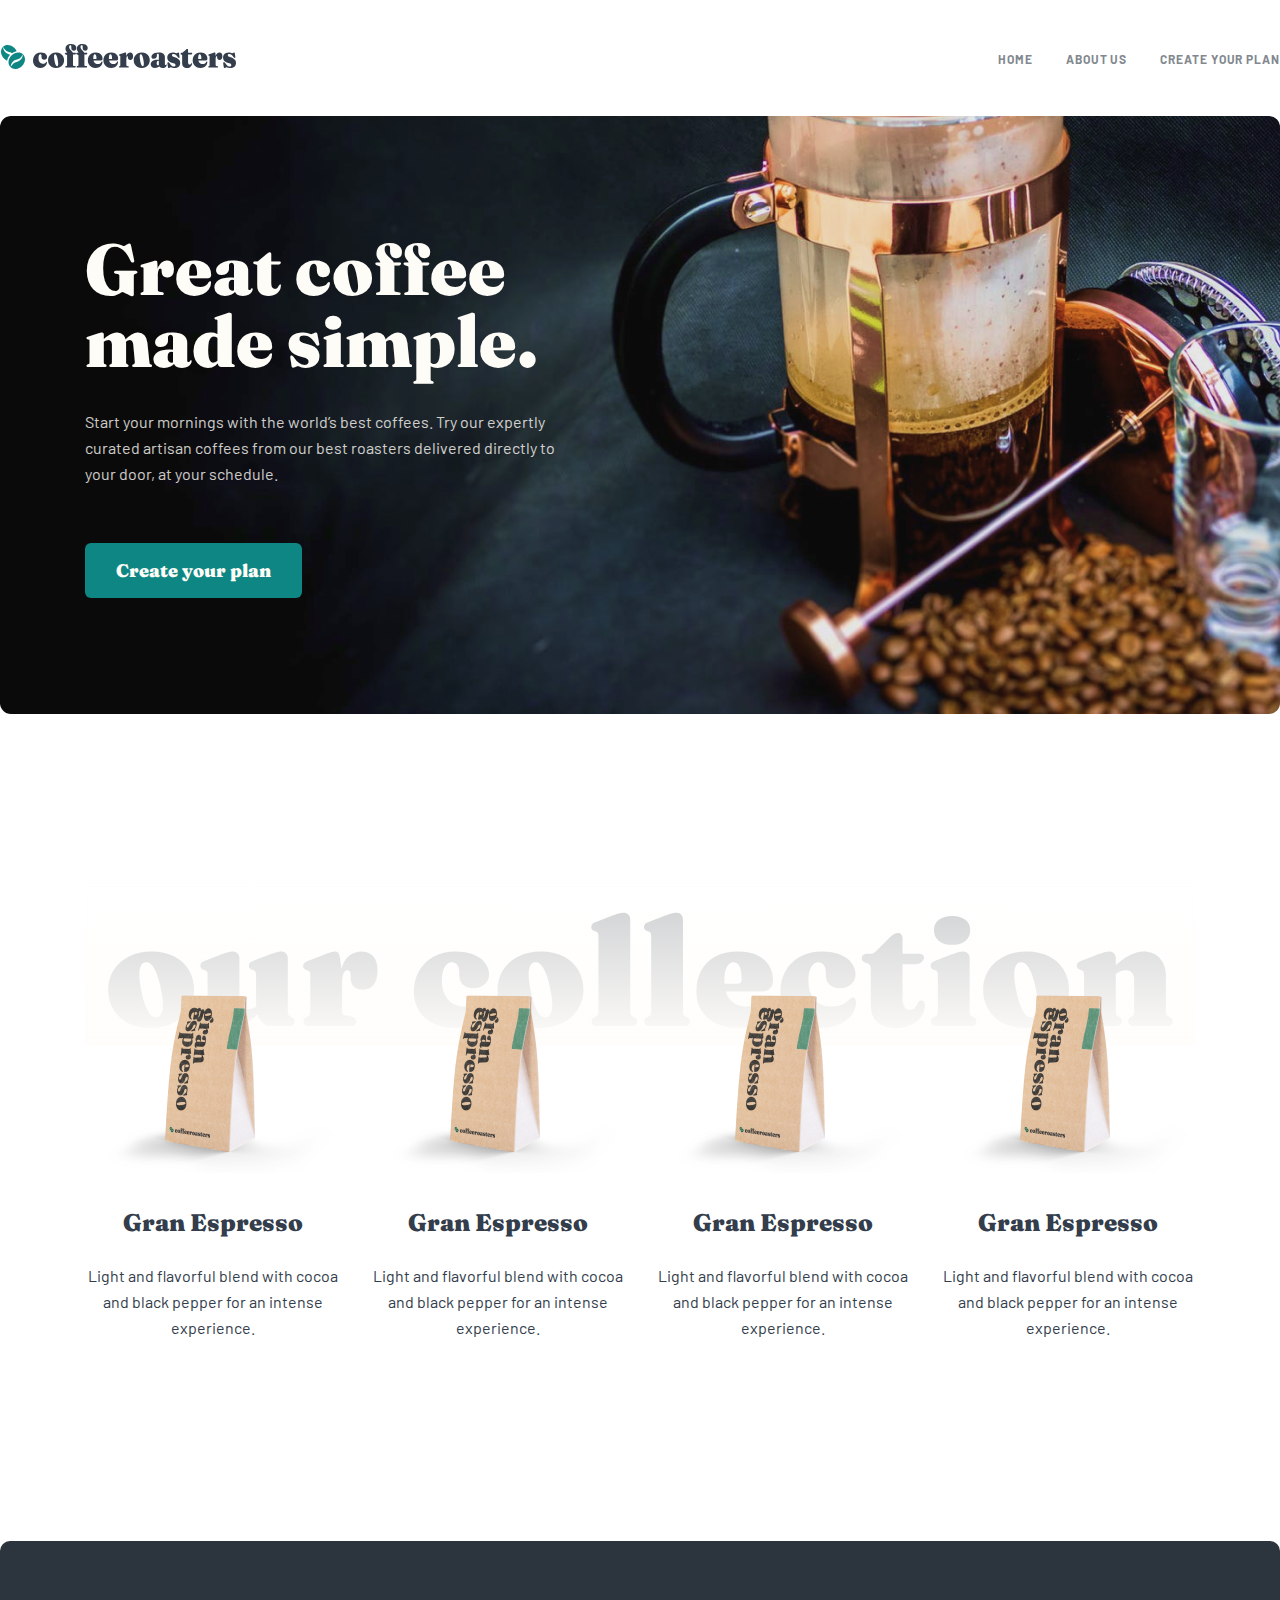
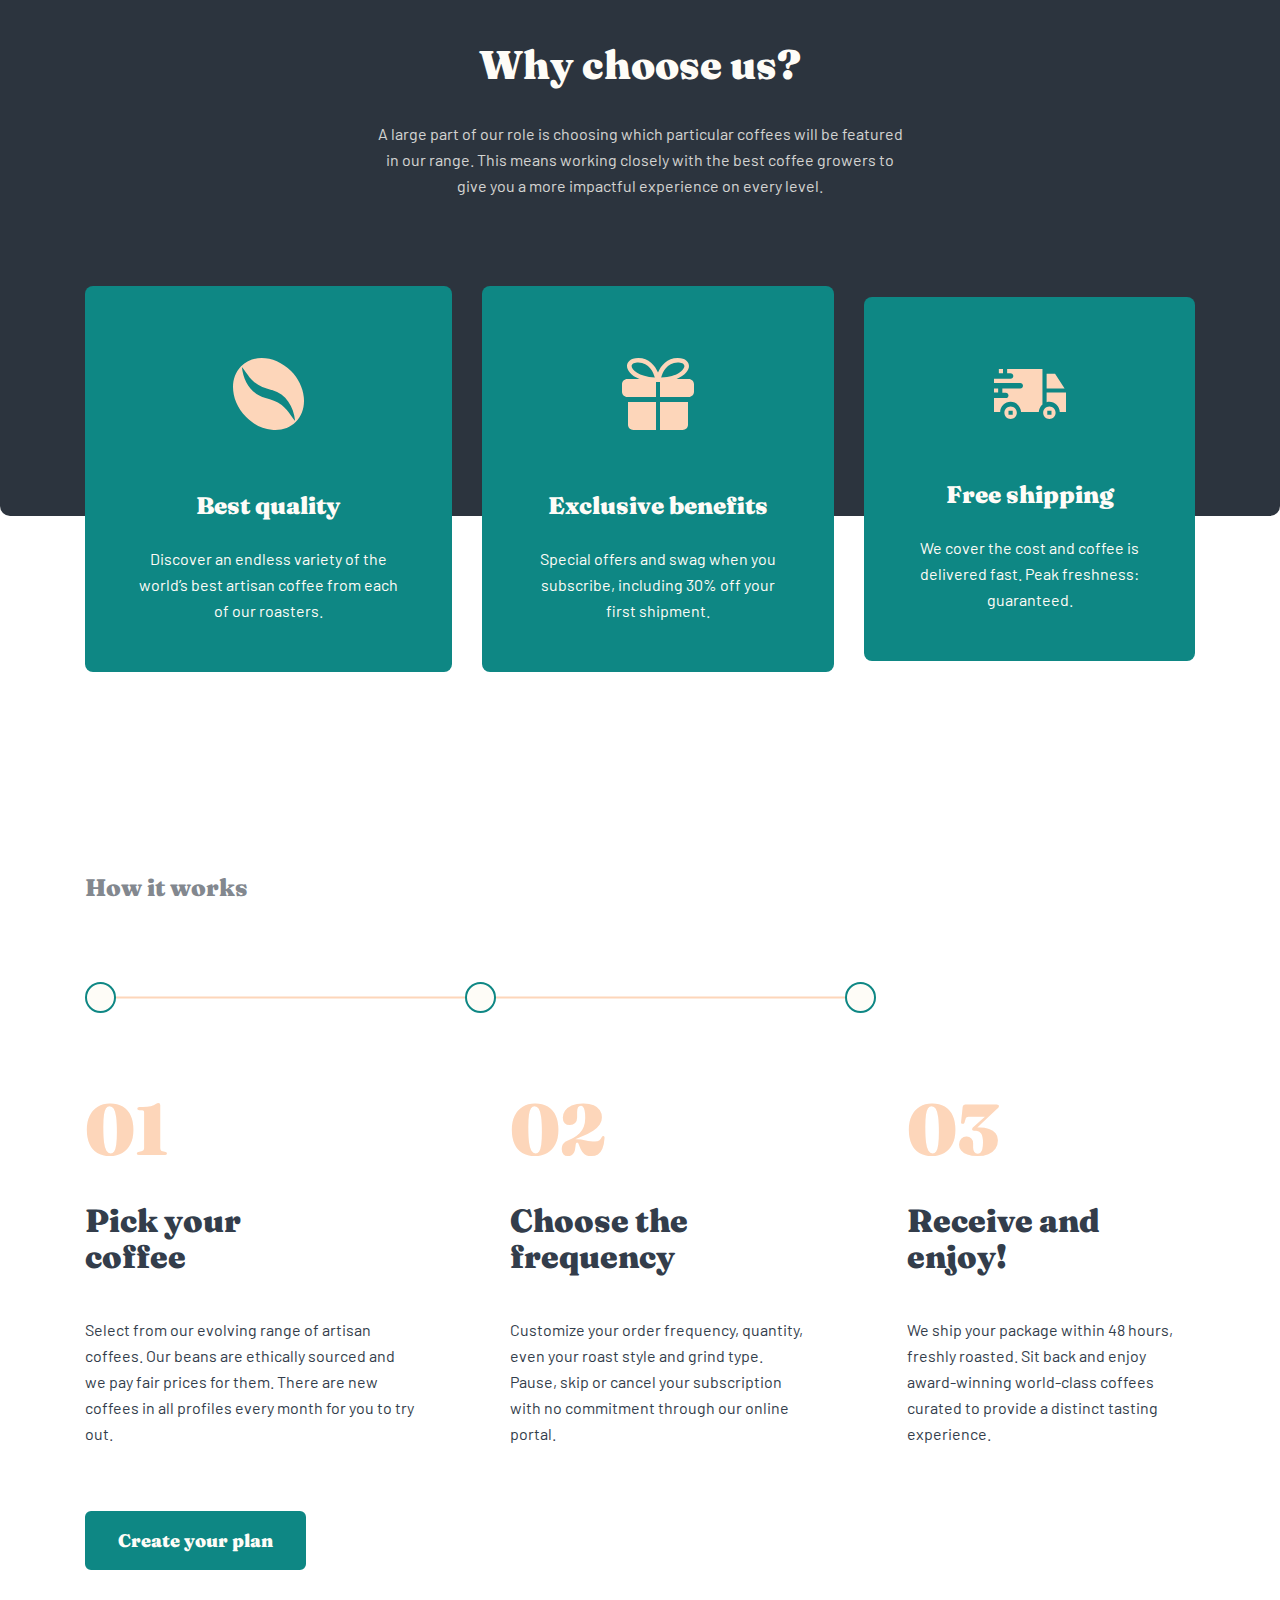
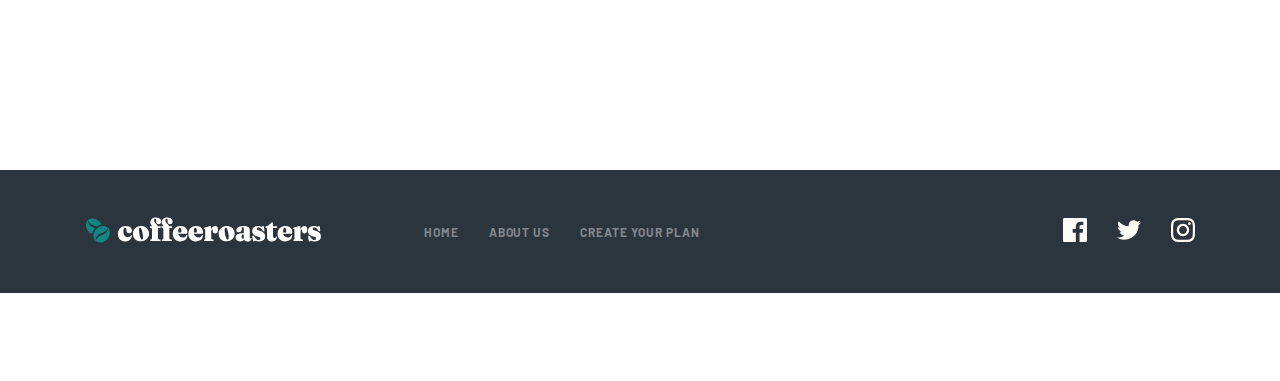
<file: index.html>
<!DOCTYPE html>
<html lang="en">

<head>
    <meta charset="UTF-8">
    <meta name="viewport" content="width=device-width, initial-scale=1.0">
    <!-- Normalize -->
    <link rel="stylesheet" href="./styles/normalize.css">
    <!-- Fonts -->
    <link rel="preconnect" href="https://fonts.googleapis.com">
    <link rel="preconnect" href="https://fonts.gstatic.com" crossorigin>
    <link
        href="https://fonts.googleapis.com/css2?family=Barlow:ital,wght@0,100;0,200;0,300;0,400;0,500;0,600;0,700;0,800;0,900;1,100;1,200;1,300;1,400;1,500;1,600;1,700;1,800;1,900&display=swap"
        rel="stylesheet">
    <link rel="preconnect" href="https://fonts.googleapis.com">
    <link rel="preconnect" href="https://fonts.gstatic.com" crossorigin>
    <link
        href="https://fonts.googleapis.com/css2?family=Barlow:ital,wght@0,100;0,200;0,300;0,400;0,500;0,600;0,700;0,800;0,900;1,100;1,200;1,300;1,400;1,500;1,600;1,700;1,800;1,900&family=Fraunces:ital,opsz,wght@0,9..144,100..900;1,9..144,100..900&display=swap"
        rel="stylesheet">
    <!-- Styles -->
    <link rel="stylesheet" href="./styles/style.css">
    <!-- Favicon -->
    <link rel="shortcut icon" href="./images/favicon.svg" type="image/x-icon">
    <title>Coffe | Home</title>
</head>

<body>
    <!-- Header -->
    <header class="main-container">
        <div>
            <a href="/">
                <img src="../images/logo.svg" alt="logo">
            </a>
        </div>

        <ul>
            <li><a title="Home" href="/">Home</a></li>
            <li><a title="About" href="./pages/about.html">About US</a></li>
            <li><a title="Create your plan" href="./pages/plan.html">Create your plan</a></li>
        </ul>
    </header>

    <!-- Main -->
    <main>
        <!-- Hero Section -->
        <section class="home_hero_section main-container">
            <div>
                <h1>
                    Great coffee
                    made simple.
                </h1>
                <p>
                    Start your mornings with the world’s best coffees. Try our expertly curated artisan coffees from our
                    best roasters delivered directly to your door, at your schedule.
                </p>
                <div>
                    <button>
                        Create your plan
                    </button>
                </div>
            </div>
        </section>

        <!-- Collection -->
        <section class="secondary-container collection_container">
            <img src="./images/our-collection.svg" alt="our collection">

            <div class="collection_cards_wrapper">
                <div>
                    <img src="./images/collection-img.png" alt="collection img">
                    <h3>Gran Espresso</h3>
                    <p>
                        Light and flavorful blend with cocoa and black pepper for an intense experience.
                    </p>
                </div>

                <div>
                    <img src="./images/collection-img.png" alt="collection img">
                    <h3>Gran Espresso</h3>
                    <p>
                        Light and flavorful blend with cocoa and black pepper for an intense experience.
                    </p>
                </div>

                <div>
                    <img src="./images/collection-img.png" alt="collection img">
                    <h3>Gran Espresso</h3>
                    <p>
                        Light and flavorful blend with cocoa and black pepper for an intense experience.
                    </p>
                </div>

                <div>
                    <img src="./images/collection-img.png" alt="collection img">
                    <h3>Gran Espresso</h3>
                    <p>
                        Light and flavorful blend with cocoa and black pepper for an intense experience.
                    </p>
                </div>
            </div>
        </section>

        <!-- Benefit section -->
        <section class="main-container benefit_section">
            <div class="benefit_bg">
                <h4>Why choose us?</h4>
                <p>
                    A large part of our role is choosing which particular coffees will be featured
                    in our range. This means working closely with the best coffee growers to give
                    you a more impactful experience on every level.
                </p>
            </div>
            <div class="secondary-container benefit_cards_wrapper">
                <div class="benefit_card">
                    <img src="./images/coffee-bean.svg" alt="coffee bean">
                    <h4>Best quality</h4>
                    <p>
                        Discover an endless variety of the world’s best artisan coffee from each of our roasters.
                    </p>
                </div>

                <div class="benefit_card">
                    <img src="./images/gift.svg" alt="gift">
                    <h4>Exclusive benefits</h4>
                    <p>
                        Special offers and swag when you subscribe, including 30% off your first shipment.
                    </p>
                </div>

                <div class="benefit_card">
                    <img src="./images/cargo.svg" alt="cargo">
                    <h4>Free shipping</h4>
                    <p>
                        We cover the cost and coffee is delivered fast. Peak freshness: guaranteed.
                    </p>
                </div>
            </div>
        </section>

        <!-- Service section -->
        <section class="secondary-container service_section">
            <h1>How it works</h1>
            <div class="service_img_wrapper">
                <img src="./images/line.svg" alt="line">
                <div>
                    <img src="./images/oval.svg" alt="oval">
                    <img src="./images/oval.svg" alt="oval">
                    <img src="./images/oval.svg" alt="oval">
                </div>
            </div>

            <div class="service_cards">
                <div class="service_card">
                    <h2>01</h2>
                    <h3>
                        Pick your coffee
                    </h3>
                    <p>
                        Select from our evolving range of artisan coffees. Our beans are ethically sourced and we pay
                        fair prices for them. There are new coffees in all profiles every month for you to try out.
                    </p>
                </div>

                <div class="service_card">
                    <h2>02</h2>
                    <h3>
                        Choose the frequency
                    </h3>
                    <p>
                        Customize your order frequency, quantity, even your roast style and grind type. Pause, skip or
                        cancel your subscription with no commitment through our online portal.
                    </p>
                </div>

                <div class="service_card">
                    <h2>03</h2>
                    <h3>
                        Receive and enjoy!
                    </h3>
                    <p>
                        We ship your package within 48 hours, freshly roasted. Sit back and enjoy award-winning
                        world-class coffees curated to provide a distinct tasting experience.
                    </p>
                </div>
            </div>

            <button>Create your plan</button>
        </section>
    </main>

    <!-- Footer -->
    <footer class="main-container">
        <div class="logo_div">
            <div>
                <a href="#">
                    <img src="../images/footer-logo.svg" alt="footer logo">
                </a>
            </div>

            <ul>
                <li><a href="#">HOME</a></li>
                <li><a href="#">ABOUT US</a></li>
                <li><a href="#">Create your plan</a></li>
            </ul>
        </div>

        <ul>
            <li>
                <a href="#">
                    <img src="../images/facebook.svg" alt="facebook">
                </a>
            </li>
            <li>
                <a href="#">
                    <img src="../images/twitter.svg" alt="twitter">
                </a>
            </li>
            <li>
                <a href="#">
                    <img src="../images/instagram.svg" alt="instagram">
                </a>
            </li>
        </ul>
    </footer>
</body>

</html>
</file>
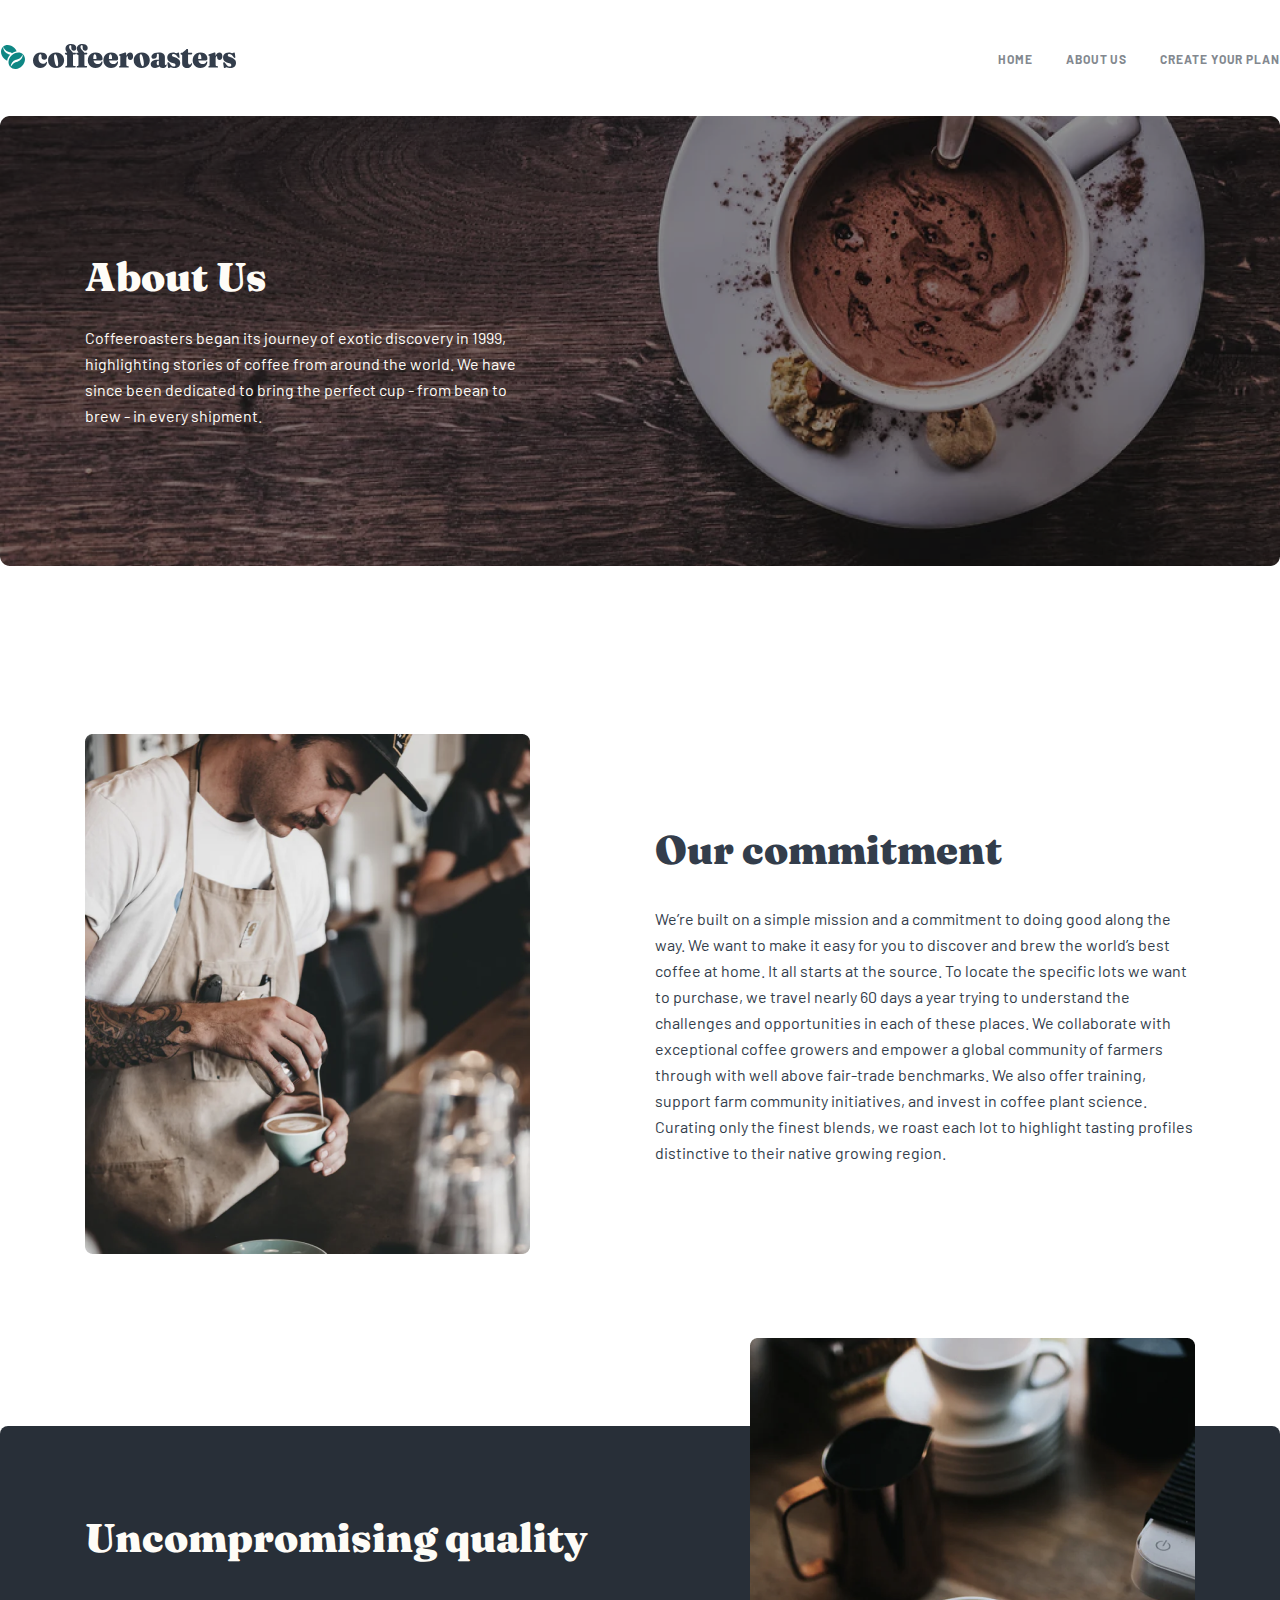
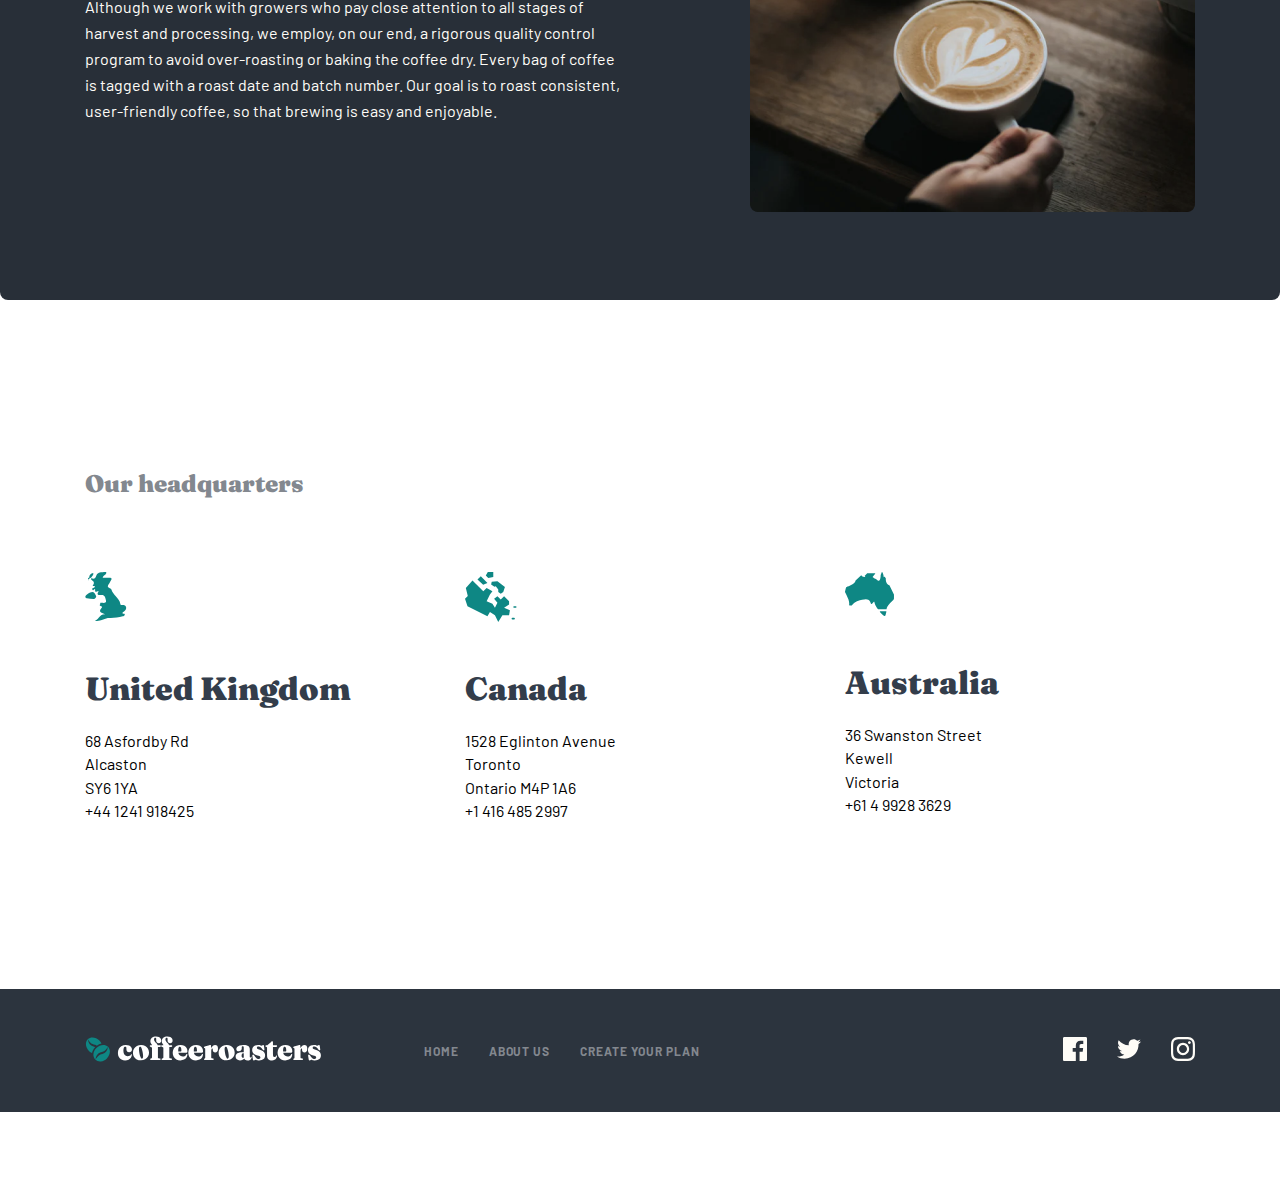
<file: pages/about.html>
<!DOCTYPE html>
<html lang="en">

<head>
    <meta charset="UTF-8">
    <meta name="viewport" content="width=device-width, initial-scale=1.0">
    <!-- Favicon -->
    <link rel="icon" href="../images/favicon.svg">
    <!-- Normalize -->
    <link rel="stylesheet" href="../styles/normalize.css">
    <!-- Fonts -->
    <link rel="preconnect" href="https://fonts.googleapis.com">
    <link rel="preconnect" href="https://fonts.gstatic.com" crossorigin>
    <link
        href="https://fonts.googleapis.com/css2?family=Barlow:ital,wght@0,100;0,200;0,300;0,400;0,500;0,600;0,700;0,800;0,900;1,100;1,200;1,300;1,400;1,500;1,600;1,700;1,800;1,900&display=swap"
        rel="stylesheet">
    <link rel="preconnect" href="https://fonts.googleapis.com">
    <link rel="preconnect" href="https://fonts.gstatic.com" crossorigin>
    <link
        href="https://fonts.googleapis.com/css2?family=Barlow:ital,wght@0,100;0,200;0,300;0,400;0,500;0,600;0,700;0,800;0,900;1,100;1,200;1,300;1,400;1,500;1,600;1,700;1,800;1,900&family=Fraunces:ital,opsz,wght@0,9..144,100..900;1,9..144,100..900&display=swap"
        rel="stylesheet">
    <!-- Styles -->
    <link rel="stylesheet" href="../styles/style.css">
    <title>Coffee | About</title>
</head>

<body>
    <!-- Header -->
    <header class="main-container">
        <div>
            <a href="/">
                <img src="../images/logo.svg" alt="logo">
            </a>
        </div>

        <ul>
            <li><a title="Home" href="/">Home</a></li>
            <li><a title="About" href="#">About US</a></li>
            <li><a title="Create your plan" href="./plan.html">Create your plan</a></li>
        </ul>
    </header>

    <!-- Main -->
    <main>
        <!-- Hero Section -->
        <section class="hero_section main-container">
            <div>
                <h1>About Us</h1>
                <p>
                    Coffeeroasters began its journey of exotic discovery in 1999, highlighting stories of coffee from
                    around the world. We have since been dedicated to bring the perfect cup - from bean to brew - in
                    every shipment.
                </p>
            </div>
        </section>

        <!-- Commitment section -->
        <section class="commitment_section secondary-container">
            <div>
                <img src="../images/coffe-maker.png" alt="coffe maker">
            </div>

            <div>
                <h2>Our commitment</h2>
                <p>
                    We’re built on a simple mission and a commitment to doing good along the way. We want to make it
                    easy for you to discover and brew the world’s best coffee at home. It all starts at the source. To
                    locate the specific lots we want to purchase, we travel nearly 60 days a year trying to understand
                    the challenges and opportunities in each of these places. We collaborate with exceptional coffee
                    growers and empower a global community of farmers through with well above fair-trade benchmarks. We
                    also offer training, support farm community initiatives, and invest in coffee plant science.
                    Curating only the finest blends, we roast each lot to highlight tasting profiles distinctive to
                    their native growing region.
                </p>
            </div>
        </section>

        <!-- Quality section -->
        <section class="quality_section main-container">
            <div>
                <h3>Uncompromising quality</h3>
                <p>
                    Although we work with growers who pay close attention to all stages of harvest and processing, we
                    employ, on our end, a rigorous quality control program to avoid over-roasting or baking the coffee
                    dry. Every bag of coffee is tagged with a roast date and batch number. Our goal is to roast
                    consistent, user-friendly coffee, so that brewing is easy and enjoyable.
                </p>
            </div>

            <img src="../images/coffee-laptop.png" alt="coffee laptop">
        </section>

        <!-- Countries section -->
        <section class="countries secondary-container">
            <h1 class="countries_title">Our headquarters</h1>
            <div class="countries_cards">
                <div class="countries_card">
                    <img src="../images/uk.svg" alt="uk">
                    <div class="countries_texts">
                        <h4>United Kingdom</h4>
                        <div>
                            <p>68 Asfordby Rd</p>
                            <p>Alcaston</p>
                            <p>SY6 1YA</p>
                            <p>+44 1241 918425</p>
                        </div>
                    </div>
                </div>

                <div class="countries_card">
                    <img src="../images/canada.svg" alt="canada">
                    <div class="countries_texts">
                        <h4>Canada</h4>
                        <div>
                            <p>1528 Eglinton Avenue</p>
                            <p>Toronto</p>
                            <p>Ontario M4P 1A6</p>
                            <p>+1 416 485 2997</p>
                        </div>
                    </div>
                </div>

                <div class="countries_card">
                    <img src="../images/australia.svg" alt="australia">
                    <div class="countries_texts">
                        <h4>Australia</h4>
                        <div>
                            <p>36 Swanston Street</p>
                            <p>Kewell</p>
                            <p>Victoria</p>
                            <p>+61 4 9928 3629</p>
                        </div>
                    </div>
                </div>
            </div>
        </section>
    </main>

    <!-- Footer -->
    <footer class="main-container">
        <div class="logo_div">
            <div>
                <a href="#">
                    <img src="../images/footer-logo.svg" alt="footer logo">
                </a>
            </div>

            <ul>
                <li><a href="#">HOME</a></li>
                <li><a href="#">ABOUT US</a></li>
                <li><a href="#">Create your plan</a></li>
            </ul>
        </div>

        <ul>
            <li>
                <a href="#">
                    <img src="../images/facebook.svg" alt="facebook">
                </a>
            </li>
            <li>
                <a href="#">
                    <img src="../images/twitter.svg" alt="twitter">
                </a>
            </li>
            <li>
                <a href="#">
                    <img src="../images/instagram.svg" alt="instagram">
                </a>
            </li>
        </ul>
    </footer>
</body>

</html>
</file>
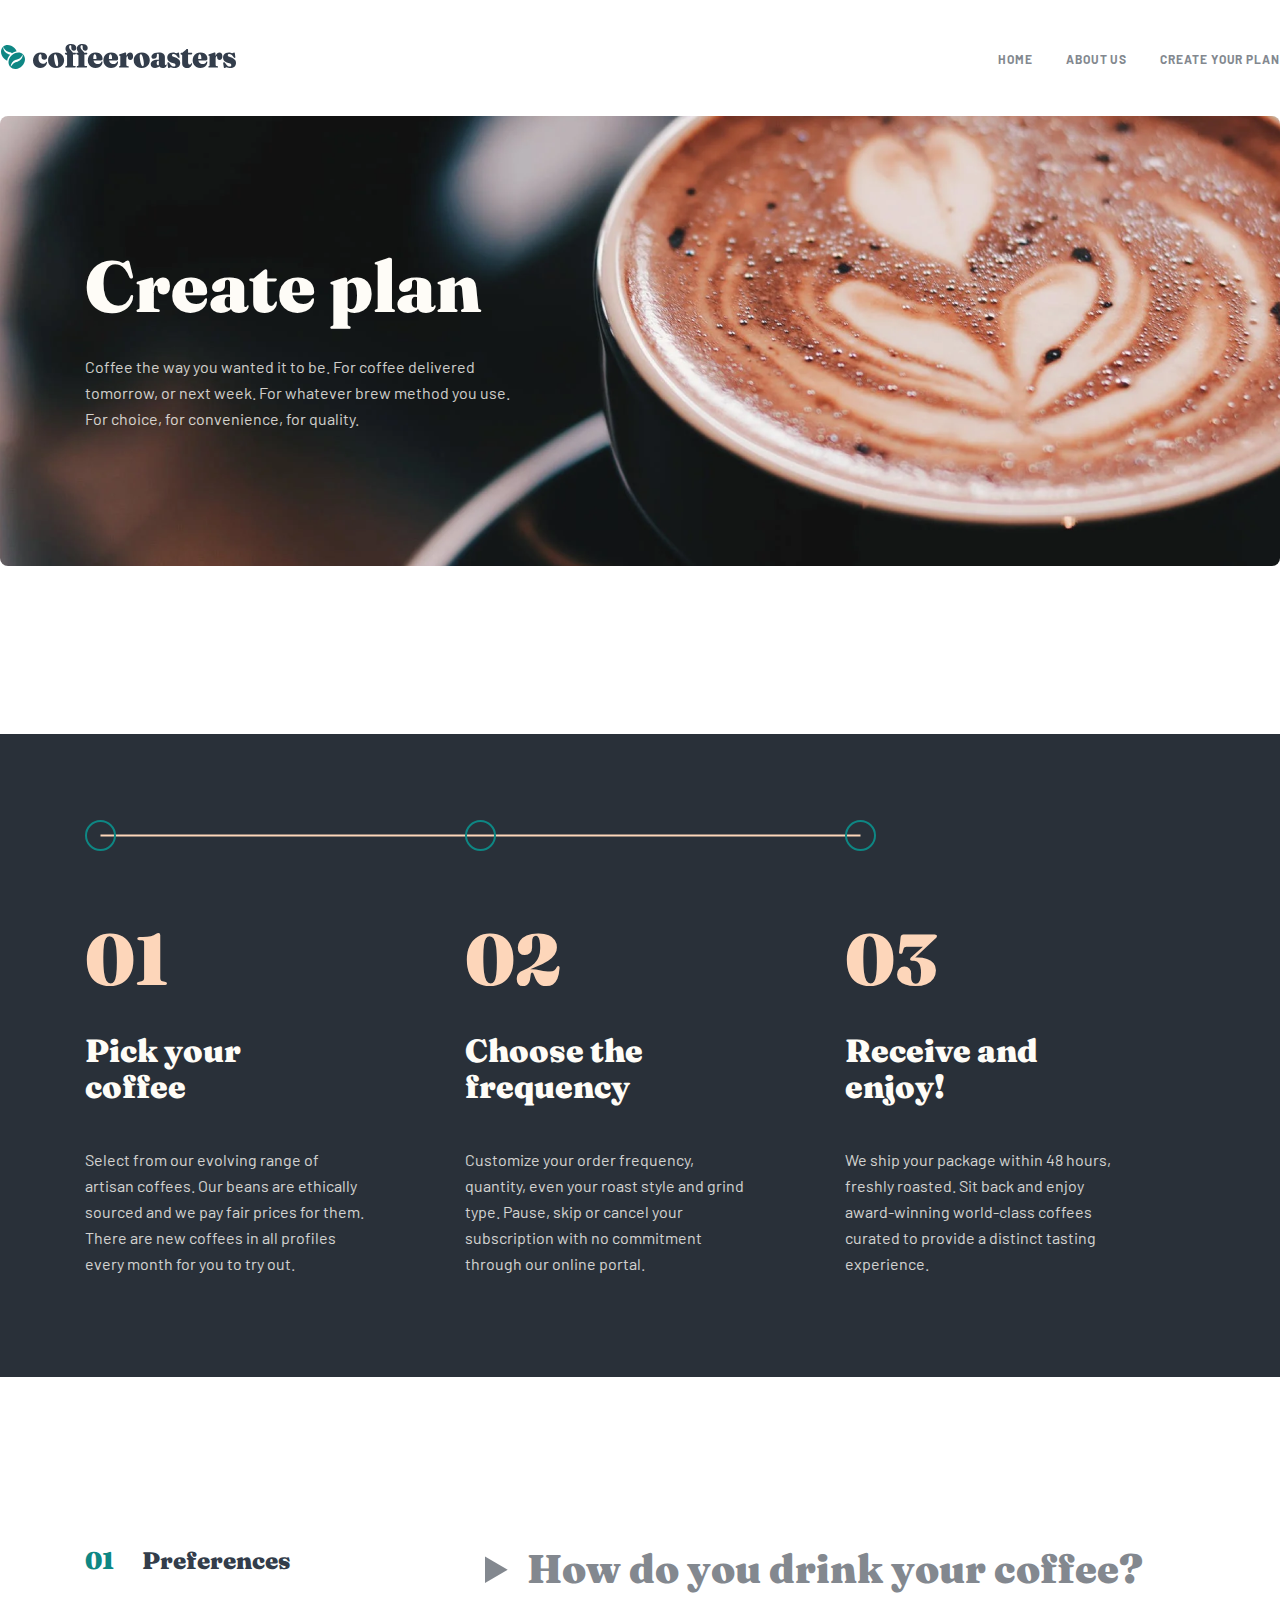
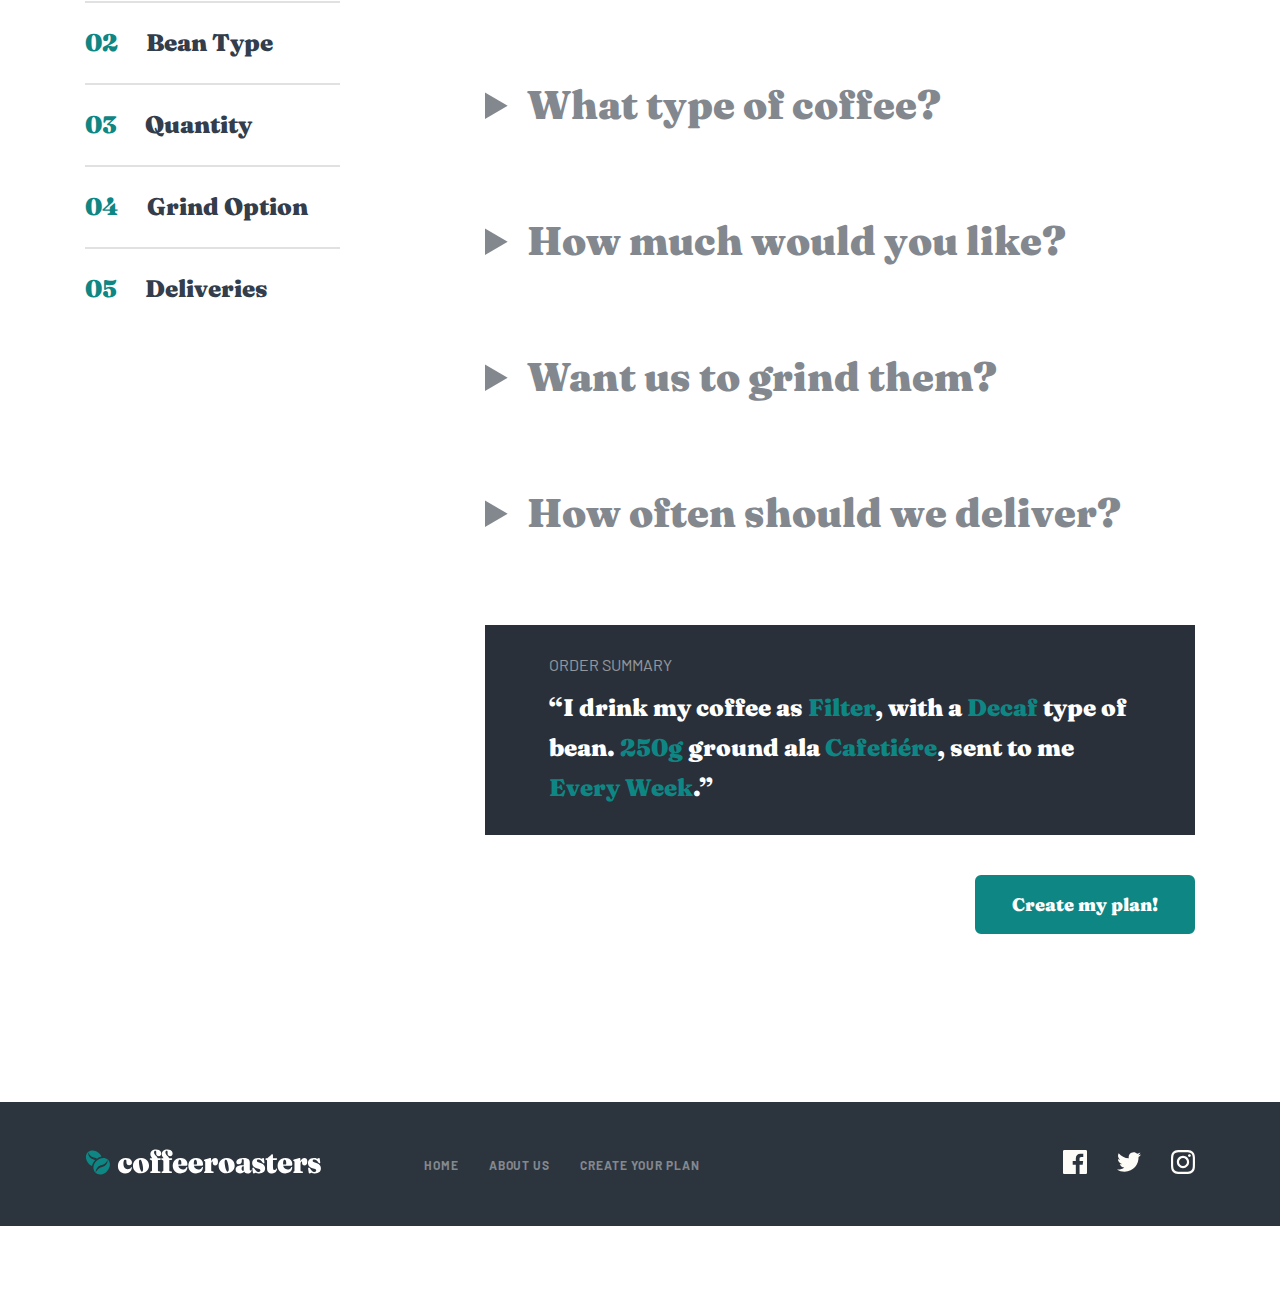
<file: pages/plan.html>
<!DOCTYPE html>
<html lang="en">

<head>
    <meta charset="UTF-8">
    <meta name="viewport" content="width=device-width, initial-scale=1.0">
    <!-- Favicon -->
    <link rel="icon" href="../images/favicon.svg">
    <!-- Normalize -->
    <link rel="stylesheet" href="../styles/normalize.css">
    <!-- Fonts -->
    <link rel="preconnect" href="https://fonts.googleapis.com">
    <link rel="preconnect" href="https://fonts.gstatic.com" crossorigin>
    <link
        href="https://fonts.googleapis.com/css2?family=Barlow:ital,wght@0,100;0,200;0,300;0,400;0,500;0,600;0,700;0,800;0,900;1,100;1,200;1,300;1,400;1,500;1,600;1,700;1,800;1,900&display=swap"
        rel="stylesheet">
    <link rel="preconnect" href="https://fonts.googleapis.com">
    <link rel="preconnect" href="https://fonts.gstatic.com" crossorigin>
    <link
        href="https://fonts.googleapis.com/css2?family=Barlow:ital,wght@0,100;0,200;0,300;0,400;0,500;0,600;0,700;0,800;0,900;1,100;1,200;1,300;1,400;1,500;1,600;1,700;1,800;1,900&family=Fraunces:ital,opsz,wght@0,9..144,100..900;1,9..144,100..900&display=swap"
        rel="stylesheet">
    <!-- Styles -->
    <link rel="stylesheet" href="../styles/style.css">
    <title>Coffee | Create Plan</title>
</head>

<body>
    <!-- Header -->
    <header class="main-container">
        <div>
            <a href="/">
                <img src="../images/logo.svg" alt="logo">
            </a>
        </div>

        <ul>
            <li><a title="Home" href="/">Home</a></li>
            <li><a title="About" href="./pages/about.html">About US</a></li>
            <li><a title="Create your plan" href="./pages/plan.html">Create your plan</a></li>
        </ul>
    </header>

    <!-- Main -->
    <main>
        <!-- Hero Plan Section -->
        <section class="main-container hero_plan_section">
            <div>
                <h1>Create plan</h1>
                <p>
                    Coffee the way you wanted it to be. For coffee delivered tomorrow, or next week. For whatever brew
                    method you use. For choice, for convenience, for quality.
                </p>
            </div>
        </section>

        <!-- Advantages section -->
        <section class="main-container advantages_section">
            <div class="line_img">
                <img class="line" src="../images/line.svg" alt="line">

                <div>
                    <img src="../images/plan-oval.svg" alt="plan oval">
                    <img src="../images/plan-oval.svg" alt="plan oval">
                    <img src="../images/plan-oval.svg" alt="plan oval">
                </div>
            </div>

            <div class="advantage_cards">
                <div class="advantage_card">
                    <h2>01</h2>
                    <h3>
                        Pick your <br> coffee
                    </h3>
                    <p>
                        Select from our evolving range of artisan coffees. Our beans are ethically sourced and we pay
                        fair prices for them. There are new coffees in all profiles every month for you to try out.
                    </p>
                </div>

                <div class="advantage_card">
                    <h2>02</h2>
                    <h3>
                        Choose the frequency
                    </h3>
                    <p>
                        Customize your order frequency, quantity, even your roast style and grind type. Pause, skip or
                        cancel your subscription with no commitment through our online portal.
                    </p>
                </div>

                <div class="advantage_card">
                    <h2>03</h2>
                    <h3>
                        Receive and enjoy!
                    </h3>
                    <p>
                        We ship your package within 48 hours, freshly roasted. Sit back and enjoy award-winning
                        world-class coffees curated to provide a distinct tasting experience.
                    </p>
                </div>
            </div>
        </section>

        <!-- Coffee Type Accordion -->
        <section class="secondary-container coffee_accordion">
            <div class="accordion_aside">
                <div>
                    <span>01</span>
                    <p>
                        Preferences
                    </p>
                </div>

                <div>
                    <span>02</span>
                    <p>
                        Bean Type
                    </p>
                </div>

                <div>
                    <span>03</span>
                    <p>
                        Quantity
                    </p>
                </div>

                <div>
                    <span>04</span>
                    <p>
                        Grind Option
                    </p>
                </div>

                <div class="accordion-last">
                    <span>05</span>
                    <p>
                        Deliveries
                    </p>
                </div>
            </div>

            <div class="accordion_coffee_types">
                <details>
                    <summary>How do you drink your coffee?</summary>
                    <div class="accordion_cards">
                        <div class="accordion_card">
                            <h2>Capsule</h2>
                            <p>
                                Compatible with Nespresso systems and similar brewers
                            </p>
                        </div>

                        <div class="accordion_card">
                            <h2>Filter</h2>
                            <p>
                                For pour over or drip methods like Aeropress, Chemex, and V60
                            </p>
                        </div>

                        <div class="accordion_card">
                            <h2>Espresso</h2>
                            <p>
                                Dense and finely ground beans for an intense, flavorful experience
                            </p>
                        </div>
                    </div>
                </details>

                <details>
                    <summary>What type of coffee?</summary>
                    <div class="accordion_cards">
                        <div class="accordion_card">
                            <h2>Single Origin</h2>
                            <p>
                                Distinct, high quality coffee from a specific family-owned farm
                            </p>
                        </div>

                        <div class="accordion_card">
                            <h2>Decaf</h2>
                            <p>
                                Just like regular coffee, except the caffeine has been removed
                            </p>
                        </div>

                        <div class="accordion_card">
                            <h2>Blended</h2>
                            <p>
                                Combination of two or three dark roasted beans of organic coffees
                            </p>
                        </div>
                    </div>
                </details>

                <details>
                    <summary>How much would you like?</summary>
                    <div class="accordion_cards">
                        <div class="accordion_card">
                            <h2>250g</h2>
                            <p>
                                Perfect for the solo drinker. Yields about 12 delicious cups.
                            </p>
                        </div>

                        <div class="accordion_card">
                            <h2>500g</h2>
                            <p>
                                Perfect option for a couple. Yields about 40 delectable cups.
                            </p>
                        </div>

                        <div class="accordion_card">
                            <h2>1000g</h2>
                            <p>
                                Perfect for offices and events. Yields about 90 delightful cups.
                            </p>
                        </div>
                    </div>
                </details>

                <details>
                    <summary>Want us to grind them?</summary>
                    <div class="accordion_cards">
                        <div class="accordion_card">
                            <h2>Wholebean</h2>
                            <p>
                                Best choice if you cherish the full sensory experience
                            </p>
                        </div>

                        <div class="accordion_card">
                            <h2>Filter</h2>
                            <p>
                                For pour over or drip methods like Aeropress, Chemex, and V60
                            </p>
                        </div>

                        <div class="accordion_card">
                            <h2>Cafetiére</h2>
                            <p>
                                Course ground beans specially suited for french press coffee
                            </p>
                        </div>
                    </div>
                </details>

                <details>
                    <summary>How often should we deliver?</summary>
                    <div class="accordion_cards">
                        <div class="accordion_card">
                            <h2>Every week</h2>
                            <p>
                                $7.20 per shipment. Includes free first-class shipping.
                            </p>
                        </div>

                        <div class="accordion_card">
                            <h2>Every 2 weeks</h2>
                            <p>
                                $9.60 per shipment. Includes free priority shipping.
                            </p>
                        </div>

                        <div class="accordion_card">
                            <h2>Every month</h2>
                            <p>
                                $12.00 per shipment. Includes free priority shipping.
                            </p>
                        </div>
                    </div>
                </details>

                <div>
                    <div class="accordion_order">
                        <h6>Order Summary</h6>
                        <p>
                            “I drink my coffee as <span>Filter</span>,
                            with a <span>Decaf</span> type of bean.
                            <span>250g</span> ground ala <span>Cafetiére</span>, sent to me
                            <span>Every Week</span>.”
                        </p>
                    </div>

                    <div class="accordion_button">
                        <button>Create my plan!</button>
                    </div>
                </div>
            </div>
        </section>
    </main>

    <!-- Footer -->
    <footer class="main-container">
        <div class="logo_div">
            <div>
                <a href="#">
                    <img src="../images/footer-logo.svg" alt="footer logo">
                </a>
            </div>

            <ul>
                <li><a href="#">HOME</a></li>
                <li><a href="#">ABOUT US</a></li>
                <li><a href="#">Create your plan</a></li>
            </ul>
        </div>

        <ul>
            <li>
                <a href="#">
                    <img src="../images/facebook.svg" alt="facebook">
                </a>
            </li>
            <li>
                <a href="#">
                    <img src="../images/twitter.svg" alt="twitter">
                </a>
            </li>
            <li>
                <a href="#">
                    <img src="../images/instagram.svg" alt="instagram">
                </a>
            </li>
        </ul>
    </footer>
</body>

</html>

<!-- Htmlda Accordion yasash uchun <details> -->
<!-- Accordionni title <summary> tegi bilan yaratilinadi -->
</file>
<file: styles/style.css>
/* General Styles */
* {
    padding: 0;
    margin: 0;
    box-sizing: border-box;
}

body {
    font-family: 'Barlow', sans-serif;
}

.main-container {
    max-width: 1280px;
    width: 100%;
    margin: 0 auto;
}

.secondary-container {
    max-width: 1110px;
    width: 100%;
    margin: 0 auto;
}

ul {
    list-style: none;
}

a {
    text-decoration: none;
}

img {
    user-select: none;
}

/* Home Pages */
.home_hero_section {
    background-image: url(../images/home-hero.png);
    padding: 117px 0 116px 85px;
    color: #FEFCF7;
    margin-bottom: 136px;
    border-radius: 11px;

    div {
        width: 493px;
    }

    h1 {
        font-family: 'Fraunces';
        font-size: 72px;
        font-weight: 900;
        line-height: 72px;
    }

    p {
        font-size: 16px;
        font-weight: 400;
        line-height: 26px;
        opacity: 80%;
        margin-top: 32px;
        margin-bottom: 56px;
    }

    button {
        padding: 15px 31px;
        background-color: #0E8784;
        border-radius: 6px;
        cursor: pointer;
        border: none;

        font-family: 'Fraunces';
        font-size: 18px;
        font-weight: 900;
        line-height: 25px;
        color: #FEFCF7;
    }
}

/* Home - Collection */
.collection_container {
    margin-bottom: 200px;
    /* background-image: url(../images/our-collection.svg);
    background-repeat: no-repeat;
    background-position: top; */

    img {
        margin-bottom: -70px;
    }

    .collection_cards_wrapper {
        display: flex;
        gap: 30px;
    }

    div {
        width: 255px;
        text-align: center;

        img {
            width: 255px;
        }

        h3 {
            font-family: 'Fraunces';
            font-size: 24px;
            font-weight: 900;
            line-height: 32px;
            margin-top: 101px;
            margin-bottom: 24px;
            color: #333D4B;
        }

        p {
            font-size: 16px;
            font-weight: 400;
            line-height: 26px;
            color: #333D4B;
        }
    }
}

/* About - Header styles */
header {
    display: flex;
    justify-content: space-between;
    align-items: center;
    padding: 43px 0;

    ul {
        display: flex;
        align-items: center;
        gap: 33px;

        a {
            font-size: 12px;
            font-weight: 700;
            line-height: 15px;
            letter-spacing: 0.9230769276618958px;
            color: #83888F;
            text-transform: uppercase;
            transition: all 0.4s;
        }

        a:hover {
            color: #444343;
            text-decoration: underline;
        }
    }
}

/* Main */
/* Hero styles */
.hero_section {
    background-image: url(../images/hero-bg-image.png);
    padding: 137px 0 137px 85px;
    border-radius: 8px;
    margin-bottom: 168px;

    div {
        width: 445px;
    }

    h1 {
        font-family: "Fraunces";
        font-size: 40px;
        font-weight: 900;
        line-height: 48px;
        color: #FEFCF7;
        margin-bottom: 24px;
    }

    p {
        font-size: 16px;
        font-weight: 400;
        line-height: 26px;
        color: #FEFCF7;
    }
}

/* Commitment styles */
.commitment_section {
    margin-bottom: 168px;
    display: flex;
    align-items: center;
    gap: 125px;

    h2 {
        font-family: 'Fraunces';
        font-size: 40px;
        font-weight: 900;
        line-height: 48px;
        color: #333D4B;
        margin-bottom: 32px;
    }

    p {
        font-size: 16px;
        font-weight: 400;
        line-height: 26px;
        color: #333D4B;
    }
}

/* Quality styles */
.quality_section {
    background-color: #282f38;
    border-radius: 8px;
    padding: 0 85px 88px;
    margin-bottom: 168px;

    display: flex;
    align-items: center;
    gap: 128px;

    h3 {
        font-family: 'Fraunces';
        font-size: 40px;
        font-weight: 900;
        line-height: 48px;
        color: #FEFCF7;
    }

    p {
        font-size: 16px;
        font-weight: 400;
        line-height: 26px;
        color: #FEFCF7;
        margin-top: 32px;
    }

    img {
        margin-top: -88px;
    }
}

/* Benefit styles */
.benefit_section {
    margin-bottom: 200px;
}

.benefit_bg {
    background-color: #2C343E;
    color: #FEFCF7;
    text-align: center;
    border-radius: 10px;
    padding: 100px 370px 317px;

    h4 {
        font-family: 'Fraunces';
        font-size: 40px;
        font-weight: 900;
        line-height: 48px;
    }

    p {
        font-size: 16px;
        font-weight: 400;
        line-height: 26px;
        margin-top: 32px;
        width: 540px;
        margin-left: auto;
        margin-right: auto;
        opacity: 0.8;
    }
}

.benefit_cards_wrapper {
    display: flex;
    align-items: center;
    gap: 30px;
    margin-top: -230px;
}

.benefit_card {
    background-color: #0E8784;
    border-radius: 8px;
    color: #FEFCF7;
    padding: 72px 48px 48px;
    text-align: center;

    h4 {
        font-family: 'Fraunces';
        font-size: 24px;
        font-weight: 900;
        line-height: 32px;
        margin: 56px 0 24px;
    }

    p {
        font-size: 16px;
        font-weight: 400;
        line-height: 26px;
    }
}

/* Service styles */
.service_section {
    margin-bottom: 200px;

    h1 {
        font-family: 'Fraunces';
        font-size: 24px;
        font-weight: 900;
        line-height: 32px;
        color: #83888F;
        margin-bottom: 80px;
    }

    button {
        background-color: #0E8784;
        padding: 15px 31px;
        border-radius: 6px;
        cursor: pointer;
        margin-top: 64px;
        transition: all 0.4s;
        border: 2px solid #0E8784;

        font-family: 'Fraunces';
        font-size: 18px;
        font-weight: 900;
        line-height: 25px;
        color: #FEFCF7;
    }

    button:hover {
        background-color: #FEFCF7;
        color: #0E8784;
    }
}

.service_img_wrapper {

    div {
        width: 791px;
        display: flex;
        justify-content: space-between;
        margin-top: -20px;
    }
}

.service_cards {
    display: flex;
    gap: 95px;
}

.service_card {
    margin-top: 80px;
    color: #333D4B;

    h2 {
        color: #FDD6BA;
        font-family: 'Fraunces';
        font-size: 72px;
        font-weight: 900;
        line-height: 72px;
    }

    h3 {
        font-family: 'Fraunces';
        font-size: 32px;
        font-weight: 900;
        line-height: 36px;
        margin: 38px 0 42px;
        width: 255px;
    }

    p {
        font-size: 16px;
        font-weight: 400;
        line-height: 26px;
    }
}

.countries {
    margin-bottom: 168px;

    .countries_title {
        font-family: 'Fraunces';
        font-size: 24px;
        font-weight: 900;
        line-height: 32px;
        margin-bottom: 72px;
        color: #83888F;
    }

    .countries_cards {
        display: flex;
        gap: 95px;
    }

    .countries_card {
        width: 285px;
    }

    .countries_texts {
        margin-top: 46px;

        h4 {
            font-family: 'Fraunces';
            font-size: 32px;
            font-weight: 900;
            color: #333D4B;
            margin-bottom: 24px;
        }

        div {
            display: flex;
            flex-direction: column;
            gap: 5px;
        }
    }
}

/* Footer styles */
footer {
    background-color: #2C343E;
    padding: 47px 85px;
    margin-bottom: 88px !important;
    display: flex;
    justify-content: space-between;

    ul {
        display: flex;
        gap: 30px;
        align-items: center;

        a {
            font-size: 12px;
            font-weight: 700;
            line-height: 15px;
            letter-spacing: 0.9230769276618958px;
            color: #83888F;
            text-transform: uppercase;
            transition: all 0.4s;
        }

        a:hover {
            color: #fff;
            text-decoration: underline;
        }
    }

    .logo_div {
        display: flex;
        align-items: center;
        gap: 103px;
    }
}

/* Plan Page Styles */
.hero_plan_section {
    background-image: url(../images/plan-hero-bg.png);
    padding: 134px 0 134px 85px;
    color: #FEFCF7;
    border-radius: 8px;
    margin-bottom: 168px;

    div {
        width: 445px;
    }

    h1 {
        font-family: 'Fraunces';
        font-size: 72px;
        font-weight: 900;
        line-height: 72px;
        margin-bottom: 32px;
    }

    p {
        font-size: 16px;
        font-weight: 400;
        line-height: 26px;
        opacity: 80%;
    }
}

/* Plan - Advantage styles */
.advantages_section {
    background-color: #293039;
    margin-bottom: 168px;
    padding: 100px 0 100px 85px;

    .line_img {
        width: 791px;
        margin-bottom: 72px;
        display: flex;
        flex-direction: column;
        align-items: center;

        div {
            width: 100%;
            display: flex;
            justify-content: space-between;
            margin-top: -17px;
        }
    }

    .advantage_cards {
        display: flex;
        gap: 95px;
    }

    .advantage_card {
        width: 285px;
        color: #FEFCF7;
    }

    h2 {
        font-family: 'Fraunces';
        font-size: 72px;
        font-weight: 900;
        line-height: 72px;
        color: #FDD6BA;
        margin-bottom: 38px;
    }

    h3 {
        font-family: 'Fraunces';
        font-size: 32px;
        font-weight: 900;
        line-height: 36px;
        margin-bottom: 42px;
    }

    p {
        font-size: 16px;
        font-weight: 400;
        line-height: 26px;
        opacity: 0.8;
    }
}

/* Plan - Accordion coffee */
.coffee_accordion {
    margin-bottom: 168px;
    display: flex;
    gap: 145px;

    summary {
        font-family: 'Fraunces';
        font-size: 40px;
        font-weight: 900;
        line-height: 48px;
        color: #83888F;
        user-select: none;
    }
}

.accordion_aside {
    display: flex;
    flex-direction: column;
    gap: 24px;

    div {
        display: flex;
        align-items: center;
        gap: 28px;
        border-bottom: 2px solid rgba(131, 136, 143, 0.25);
        padding-bottom: 24px;
        width: 255px;

        font-family: 'Fraunces';
        font-size: 24px;
        font-weight: 900;
        line-height: 32px;
        color: #333D4B;
    }

    span {
        color: #0E8784;
    }

    .accordion-last {
        border-bottom: none;
    }
}

.accordion_coffee_types {
    display: flex;
    flex-direction: column;
    gap: 88px;
}

.accordion_cards {
    display: flex;
    gap: 23px;
    margin-top: 38px;
}

.accordion_card {
    padding: 32px 28px 84px;
    background-color: #F4F1EB;
    border-radius: 8px;
    color: #333D4B;

    h2 {
        font-family: 'Fraunces';
        font-size: 24px;
        font-weight: 900;
        line-height: 32px;
        margin-bottom: 24px;
    }

    p {
        font-size: 16px;
        font-weight: 400;
        line-height: 26px;
    }
}

.accordion_order {
    padding: 27px 64px;
    background-color: #293039;
    color: #fff;
    margin-bottom: 40px;

    h6 {
        font-size: 16px;
        font-weight: 400;
        line-height: 26px;
        text-transform: uppercase;
        opacity: 50%;
        margin-bottom: 10px;
    }

    p {
        font-family: 'Fraunces';
        font-size: 24px;
        font-weight: 900;
        line-height: 40px;
    }

    span {
        color: #0E8784;
    }
}

.accordion_button {
    text-align: right;
}

.accordion_coffee_types button {
    padding: 15px 35px;
    background-color: #0E8784;
    border-radius: 6px;
    cursor: pointer;
    border: 2px solid #0E8784;
    transition: all 0.4s;

    font-family: 'Fraunces';
    font-size: 18px;
    font-weight: 900;
    line-height: 25px;
    color: #fff;
}

.accordion_coffee_types button:hover {
    background-color: #fff;
    color: #0E8784;
}
</file>
